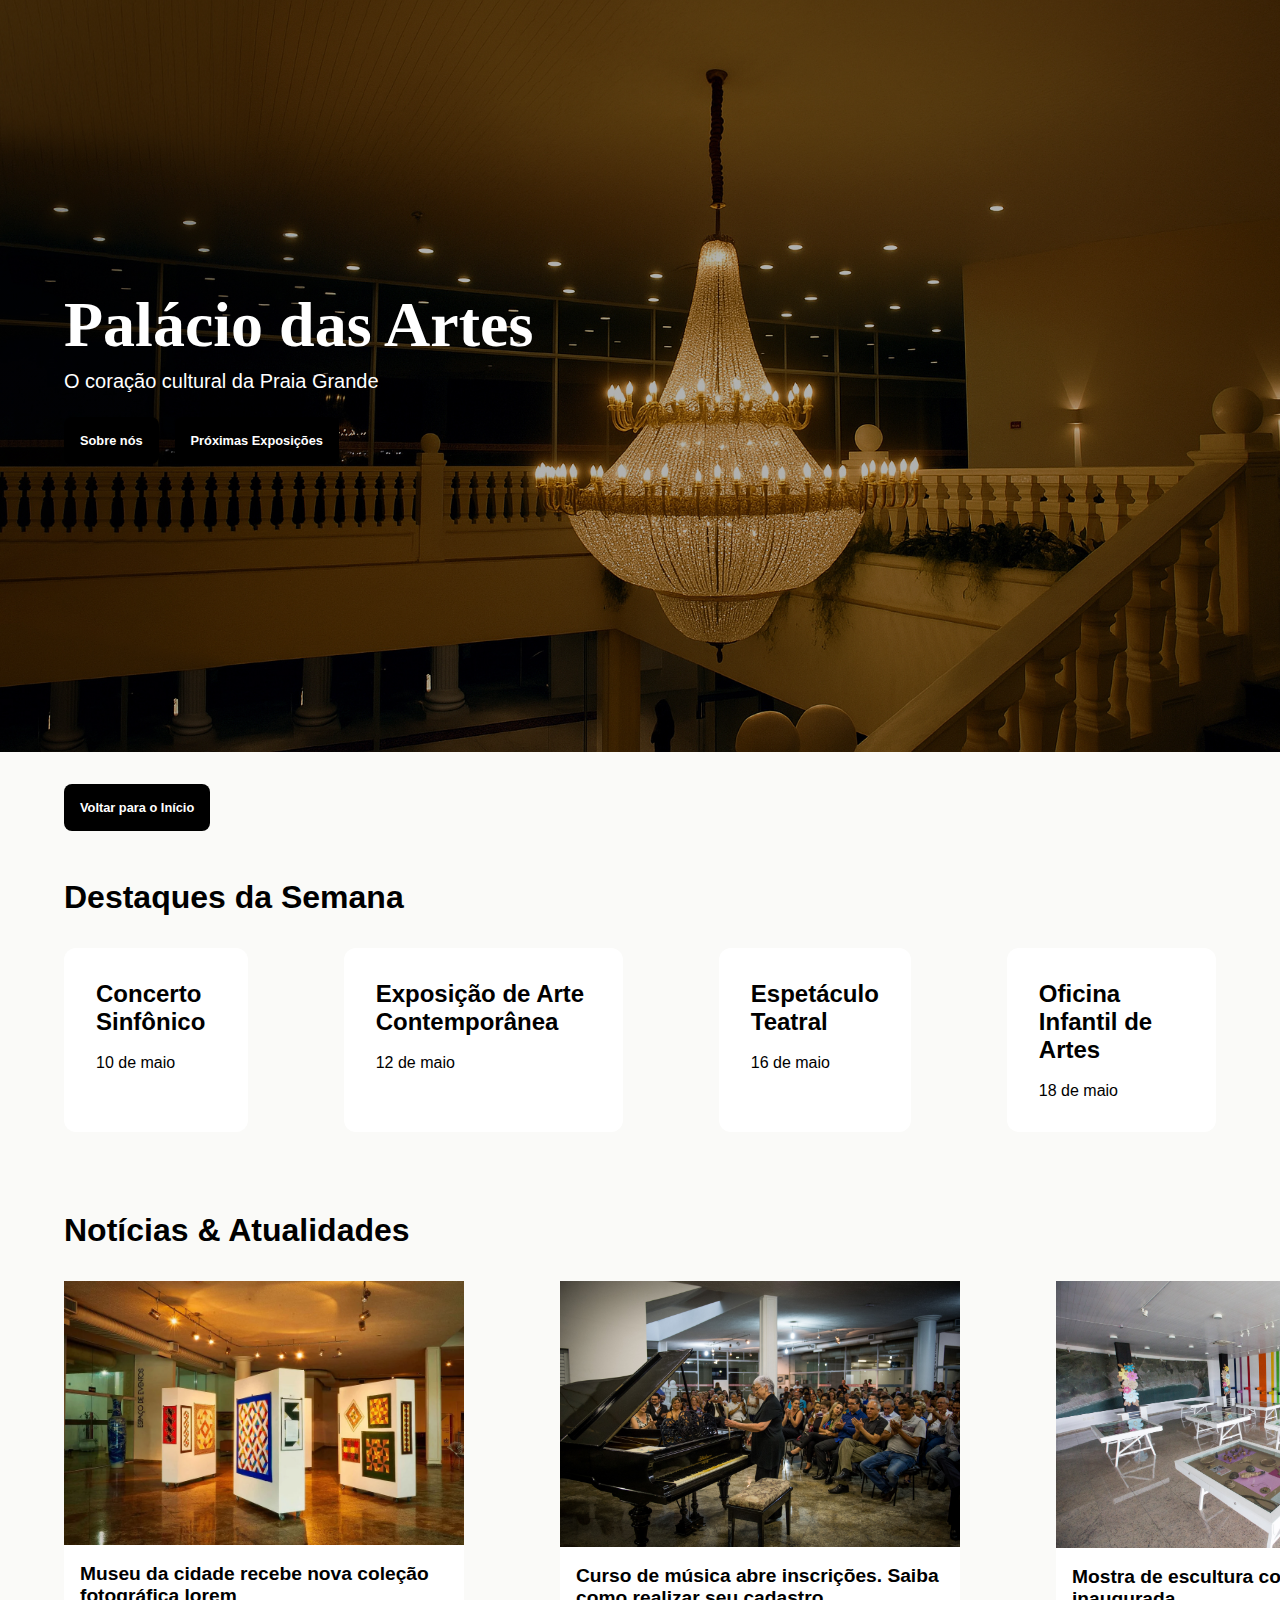
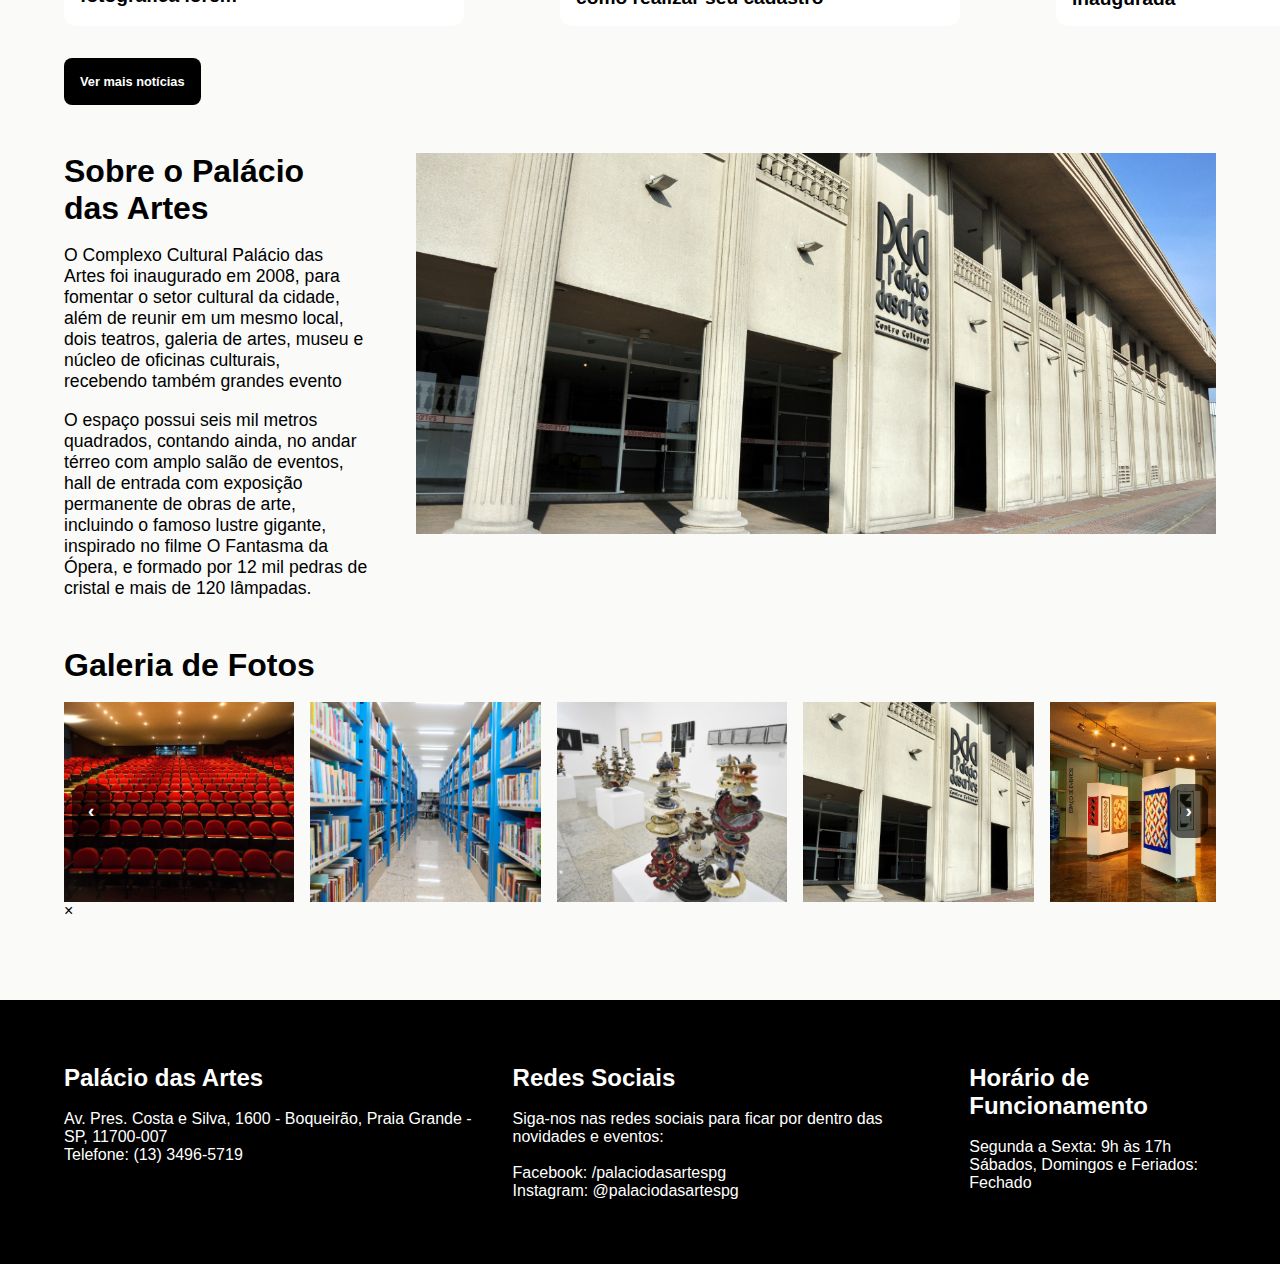
<file: index.html>
<!DOCTYPE html>
<html lang="pt-br">

<head>
    <meta charset="UTF-8">
    <meta name="viewport" content="width=device-width, initial-scale=1.0">
    <link rel="shortcut icon" href="img/pda.ico" type="image/x-icon">
    <link rel="stylesheet" href="css/style.css">
    <link rel="stylesheet" href="css/media-query.css">
    <title>Palácio das Artes</title>
</head>

<body>
    <header id="cabecalho">
        <div id="inicio">
            <h1>Palácio das Artes</h1>
            <p>O coração cultural da Praia Grande</p>
            <div id="inicio-botoes">
                <button><a href="#banner">Sobre nós</a></button>
                <button><a href="#sessao-destaques">Próximas Exposições</a></button>
            </div>
        </div>
    </header>

    <main id="conteudo">
        <a href="#cabecalho">
            <button id="botao-voltar">Voltar para o Início</button>
        </a>

        <div id="sessao-destaques" class="sessao">
            <h1>Destaques da Semana</h1>
            <div id="destaques-semana">
                <div class="card">
                    <h2>Concerto Sinfônico</h2>
                    <br>
                    <p>10 de maio</p>
                </div>
                <div class="card">
                    <h2>Exposição de Arte Contemporânea</h2>
                    <br>
                    <p>12 de maio</p>
                </div>
                <div class="card">
                    <h2>Espetáculo Teatral</h2>
                    <br>
                    <p>16 de maio</p>
                </div>
                <div class="card">
                    <h2>Oficina Infantil de Artes</h2>
                    <br>
                    <p>18 de maio</p>
                </div>
            </div>
        </div>

        <div id="sessao-noticias" class="sessao">
            <h1>Notícias & Atualidades</h1>
            <div id="noticias-atualidades">
                <div class="card-noticia">
                    <img class="img-noticia" src="img/museu-cidade.png" alt="museu da cidade">
                    <br><br>
                    <h2>Museu da cidade recebe nova coleção fotográfica lorem</h2>
                </div>
                <div class="card-noticia">
                    <img class="img-noticia" src="img/curso-musica.png" alt="mulher tocando piano para uma grande platéia">
                    <br><br>
                    <h2>Curso de música abre inscrições. Saiba como realizar seu cadastro</h2>
                </div>
                <div class="card-noticia">
                    <img class="img-noticia" src="img/mostra-cultural.png" alt="espaço da mostra cultural">
                    <br><br>
                    <h2>Mostra de escultura contemporânea é inaugurada</h2>
                </div>
            </div>
            <a href="https://www.instagram.com/palaciodasartespg/?hl=pt" target="_blank
                "><button>Ver mais notícias</button></a>
        </div>

        <article id="banner" class="sessao">
            <div id="banner-texto">
                <h1>Sobre o Palácio das Artes</h1>
                <br>
                <p>O Complexo Cultural Palácio das Artes foi inaugurado em 2008, para fomentar o setor cultural da cidade, além de reunir em um mesmo local, dois teatros, galeria de artes, museu e núcleo de oficinas culturais, recebendo também grandes evento</p>
                <br>
                <p>O espaço possui seis mil metros quadrados, contando ainda, no andar térreo com amplo salão de eventos, hall de entrada com exposição permanente de obras de arte, incluindo o famoso lustre gigante, inspirado no filme O Fantasma da Ópera, e formado por 12 mil pedras de cristal e mais de 120 lâmpadas.</p>
            </div>
            <div id="banner-img">
                <img src="img/entrada-pda.png" alt="entrada do palácio das artes">
            </div>
        </article>

        <div id="galeria" class="sessao">
            <h1>Galeria de Fotos</h1>
            <br>
            <div class="carrossel">
                <div class="slides" id="slides">
                    <div class="slide">
                        <img src="img/teatro.png" alt="teatro de frente">
                    </div>
                    <div class="slide">
                        <img src="img/biblioteca.png" alt="biblioteca">
                    </div>
                    <div class="slide">
                        <img src="img/exposicao.png" alt="exposição de arte">
                    </div>
                    <div class="slide">
                        <img src="img/entrada-pda.png" alt="entrada do palacio das artes">
                    </div>
                    <div class="slide">
                        <img src="img/museu-cidade.png" alt="museu da cidade">
                    </div>
                    <div class="slide">
                        <img src="img/exposicao2.png" alt="exposição de arte">
                    </div>
                    <div class="slide">
                        <img src="img/espaco-leitura-infantil.png" alt="espaço de leitura infantil">
                    </div>
                    <div class="slide">
                        <img src="img/teatro2.png" alt="teatro de lado">
                    </div>
                    <div class="slide">
                        <img src="img/mostra-cultural.png" alt="mostra cultural">
                    </div>
                    <div class="slide">
                        <img src="img/lustre.png" alt="lustre do palacio das artes">
                    </div>
                    <div class="slide">
                        <img src="img/curso-musica.png" alt="curso de musica">
                    </div>
                </div>
                <div class="controles">
                    <button onclick="mudaSlide(-1)">‹</button>
                    <button onclick="mudaSlide(1)">›</button>
                </div>
                <div id="lightbox" class="lightbox">
                    <span class="close">&times;</span>
                    <img class="lightbox-content" id="lightbox-img">
                </div>
            </div>
        </div>
    </main>

    <footer id="rodape">
        <div class="sessao-footer" id="contato">
            <h2>Palácio das Artes</h2>
            <br>
            <p>Av. Pres. Costa e Silva, 1600 - Boqueirão, Praia Grande - SP, 11700-007</p>
            <p>Telefone: (13) 3496-5719</p>
        </div>
        <div class="sessao-footer">
            <h2>Redes Sociais</h2>
            <br>
            <p>Siga-nos nas redes sociais para ficar por dentro das novidades e eventos:</p>
            <br>
            <p>Facebook: /palaciodasartespg</p>
            <p>Instagram: @palaciodasartespg</p>
        </div>
        <div class="sessao-footer">
            <h2>Horário de Funcionamento</h2>
            <br>
            <p>Segunda a Sexta: 9h às 17h</p>
            <p>Sábados, Domingos e Feriados: Fechado</p>
        </div>
    </footer>
    <script src="js/script.js"></script>
</body>

</html>
</file>
<file: css/style.css>
@import url(root.css);

*{
    margin: 0;
    padding: 0;
}

body{
    height: 100vh;
    display: flex;
    flex-direction: column;
    justify-content: space-between;
    font-family: var(--fonte-padrao);
}

a{
    text-decoration: none;
    color: inherit;
}

#cabecalho {
    background: 
        linear-gradient(rgba(0,0,0,0.3), rgba(0,0,0,0.3)),
        url(../img/lustre.png) center/cover no-repeat;
    padding: 18rem 0;
    display: flex;
    justify-content: space-between;
    align-items: center;
}

#inicio{
    color: #FFFFFF;
    padding: 0 0 0 4rem;
}

#inicio h1{
    font-family: var(--fonte-inicio);
    font-size: 4rem;
    margin-bottom: 0.5rem;
}

#inicio p{
    font-size: 1.25rem;
    padding: 0 0 0.5rem 0;
}

#inicio-botoes{
    display: flex;
    gap: 1rem;
}

button{
    background-color: #000000;
    color: #FFFFFF;
    border: none;
    padding: 1rem;
    font-size: 0.8rem;
    border-radius: 0.5rem;
    font-family: var(--fonte-padrao);
    font-weight: bold;
    cursor: pointer;
}

#inicio-botoes button{
    margin: 1rem 0 0 0;
}

#conteudo{
    background-color: var(--cor-main);
    padding: 2rem 4rem;
}

.sessao{
    margin: 3rem 0;
}

#destaques-semana, #noticias-atualidades{
    display: flex;
    gap: 6rem;
    justify-content: space-between;
}

.card{
    margin: 2rem 0;
    padding: 2rem;
    border-radius: 12px;
    background-color: #FFFFFF;
}

.card-noticia{
    margin: 2rem 0;
    padding: 0 0 1rem 0;
    border-radius: 12px;
    background-color: #FFFFFF;
    font-size: 0.8rem;
}

.card-noticia h2{
    padding: 0 1rem;
}

.img-noticia{
    width: 400px;
}

.card-noticia:hover, .card:hover{
    transform: scale(1.05);
    transition: all 0.3s;
    cursor: pointer;
}

#banner{
    margin: 3rem 0;
    display: flex;
    justify-content: space-between;
}

#banner-texto{
    padding: 0 3rem 0 0;
}

#banner-texto p{
    font-size: 1.1rem;
}

#banner-img img{
    width: 800px;
}

.carrossel {
    position: relative;
    width: 100%; 
    overflow: hidden;
    margin: auto;
}

.slides {
    display: flex;
    gap: 1rem;
    transition: transform 0.5s ease;
}

.slide {
    min-width: 20%;
    box-sizing: border-box;
}

.slide img {
    width: 100%;
    height: 200px;
    object-fit: cover;
    display: block;
}

.controles {
    position: absolute;
    top: 50%;
    width: 100%;
    display: flex;
    justify-content: space-between;
    transform: translateY(-50%);
}

.controles button {
    background: rgba(0,0,0,0.6);
    color: white;
    border: none;
    cursor: pointer;
    border-radius: 12px;
    font-size: 1.2rem;
    margin: 0 0.5rem;
}

#rodape{
    background-color: var(--cor-footer);
    color: #FFFFFF;
    display: flex;
    justify-content: space-between;
    gap: 2rem;
    padding: 4rem;
}
</file>
<file: css/media-query.css>
@media(max-width:1200px){
    #conteudo{
        padding: 0;
    }
    #cabecalho{
        display: flex;
        justify-content: center;
    }

    #inicio{
        padding: 1rem;
    }

    #inicio h1{
        font-size: 3rem;
    }

    #inicio p{
        font-size: 1rem;
    }

    #conteudo{
        padding: 2rem 1rem;
    }

    #destaques-semana, #noticias-atualidades{
        flex-direction: column;
        gap: 1rem;
    }

    .card{
        font-size: 0.8rem;
    }

    .card-noticia{
        text-align: center;
        padding: 0;
    }

    .img-noticia{
        width: 90%;
    }

    #banner{
        flex-direction: column-reverse;
        align-items: center;
    }

    #banner-texto{
        padding: 1rem 0 0 0;;
    }

    #banner-img img{
        max-width: 100%;
        overflow-x: hidden;
    }

    #sessao-noticias button{
        margin: 0 auto 4rem auto;
        display: block;
    }

    #rodape{
        flex-direction: column;
        gap: 3rem;
        padding: 3rem;
    }

    #inicio{
        text-align: center;
    }

    #inicio-botoes{
        justify-content: center;
    }

    .icon-align{
        justify-content: center;
    }

    .icon-align h1{
        font-size: 1.75rem;
    }

    .slide{
        min-width: 100%;
    }

    .lightbox-content{
        position: absolute;
        top: 50%;
        left: 50%;
        transform: translate(-50%, -50%);
    }

    .painel{
        flex-direction: column;
        gap: 2rem;
    }

    .painel-selecao{
        font-size: 1rem;
        width: auto;
    }

    .painel-img{
        width: 80%;
        margin: 1rem 0;
    }

    .painel-img h2{
        font-size: 1.2rem;
    }

    .painel-img img{
        border: 1px solid #000000;
        height: auto;
    }
}
</file>
